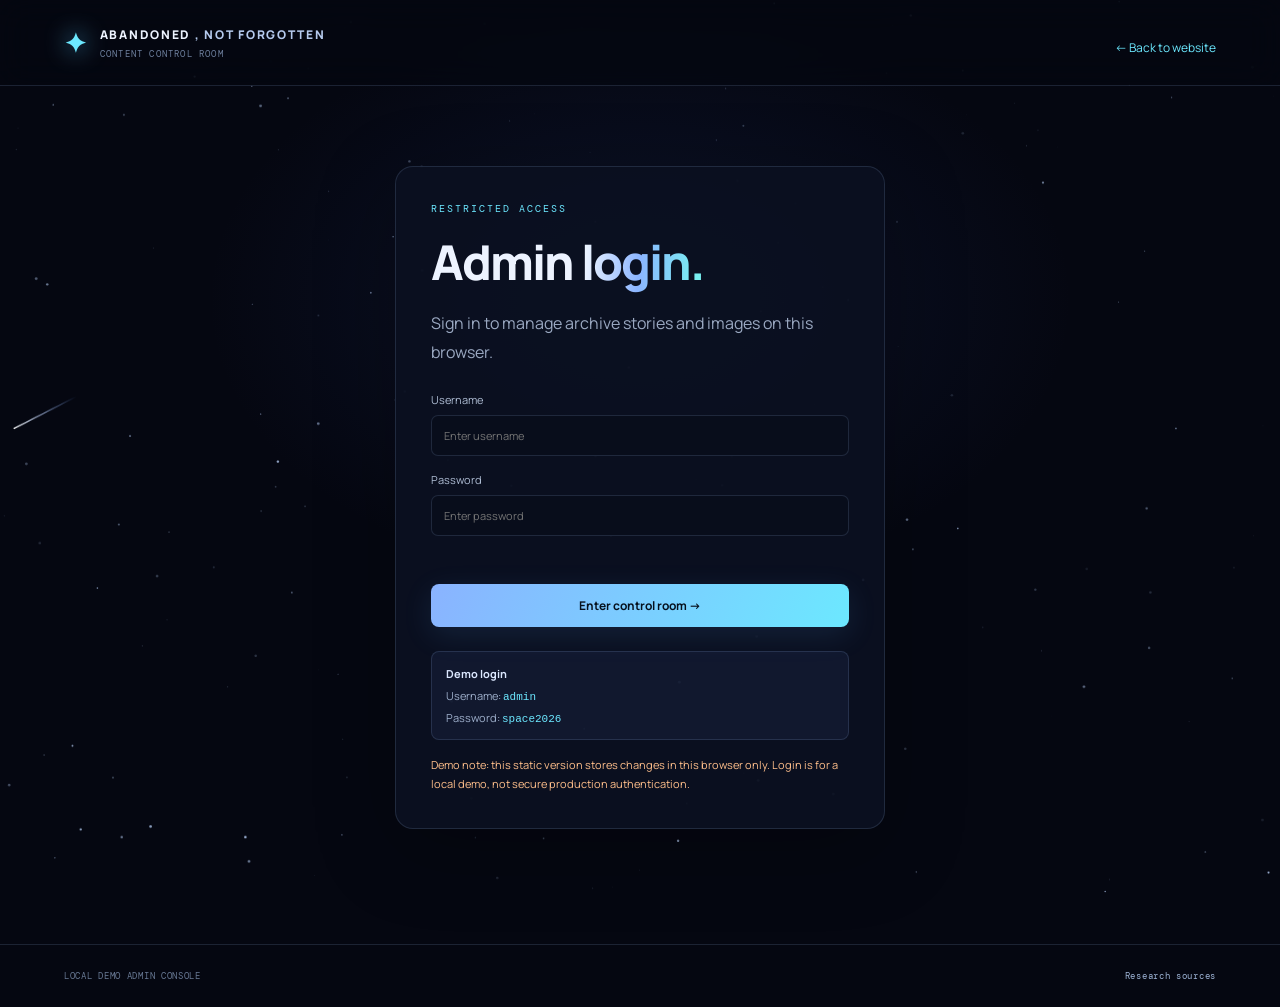
<file: admin.html>
<!doctype html><html lang="en"><head><meta charset="utf-8"><meta name="viewport" content="width=device-width,initial-scale=1"><title>Admin Console — Abandoned, Not Forgotten</title><link rel="stylesheet" href="styles.css"></head><body data-page="admin"><canvas id="space-canvas"></canvas><div class="space-glow"></div><header class="site-header"><a class="brand" href="index.html"><span class="brand-mark">✦</span><span>ABANDONED<span class="brand-light">, NOT FORGOTTEN</span><small>CONTENT CONTROL ROOM</small></span></a><a class="text-link" href="index.html">← Back to website</a></header><main class="container admin-main"><section class="login-panel" id="login-panel"><div class="eyebrow">RESTRICTED ACCESS</div><h1>Admin <span class="gradient-text">login.</span></h1><p class="muted">Sign in to manage archive stories and images on this browser.</p><form id="login-form"><label>Username<input id="admin-user" autocomplete="username" required placeholder="Enter username"></label><label>Password<input id="admin-pass" type="password" autocomplete="current-password" required placeholder="Enter password"></label><p class="form-error" id="login-error"></p><button class="button primary full" type="submit">Enter control room →</button></form><div class="demo-credentials"><strong>Demo login</strong><span>Username: <code>admin</code></span><span>Password: <code>space2026</code></span></div><p class="security-note">Demo note: this static version stores changes in this browser only. Login is for a local demo, not secure production authentication.</p></section>
<section id="admin-dashboard" hidden><div class="admin-top"><div><div class="eyebrow">CONTENT MANAGEMENT SYSTEM</div><h1>Control <span class="gradient-text">room.</span></h1><p class="muted">Changes are saved in this browser and will show on this browser's site.</p></div><button id="logout-button" class="button ghost">Log out</button></div><div class="admin-layout"><aside class="admin-list"><div class="admin-list-head"><h3>Stories</h3><button id="new-story" class="button primary small">+ New</button></div><div id="admin-story-list"></div></aside><form id="story-form" class="editor-panel"><input id="story-id" type="hidden"><div class="form-row"><label>Title<input id="story-title" required></label><label>World<select id="story-world"><option>Moon</option><option>Mars</option></select></label></div><div class="form-row"><label>Mission<input id="story-mission" required></label><label>Year / date<input id="story-year" placeholder="e.g. 1969"></label></div><label>Short description<textarea id="story-summary" rows="2" required></textarea></label><label>Full story<textarea id="story-body" rows="5" required></textarea></label><div class="archive-editor-heading">NASA CHALLENGE / ARCHIVE DETAILS</div><label>Object / evidence<input id="story-object" placeholder="What object or trace was left behind?"></label><label>Location<input id="story-location" placeholder="Where is it located?"></label><label>Current status<input id="story-status" placeholder="Active, inactive, still on site..."></label><label>Why it matters<textarea id="story-significance" rows="3" placeholder="Scientific or historical significance"></textarea></label><label>Research / evidence trail<input id="story-evidence" placeholder="NASA report, mission record, image evidence..."></label><label>Image URL (optional)<input id="story-image-url" placeholder="https://..."></label><label>Or upload an image<input id="story-image-file" type="file" accept="image/*"></label><div id="image-preview" class="image-preview"></div><label>NASA / reference URL<input id="story-source" type="url" placeholder="https://..."></label><div class="form-actions"><button class="button primary" type="submit">Save story</button><button id="delete-story" class="button danger" type="button">Delete story</button><span id="save-status" class="save-status" aria-live="polite"></span></div></form></div></section></main><footer class="site-footer"><span>LOCAL DEMO ADMIN CONSOLE</span><a href="sources.html">Research sources</a></footer><script src="data.js"></script><script src="app.js"></script></body></html>
</file>
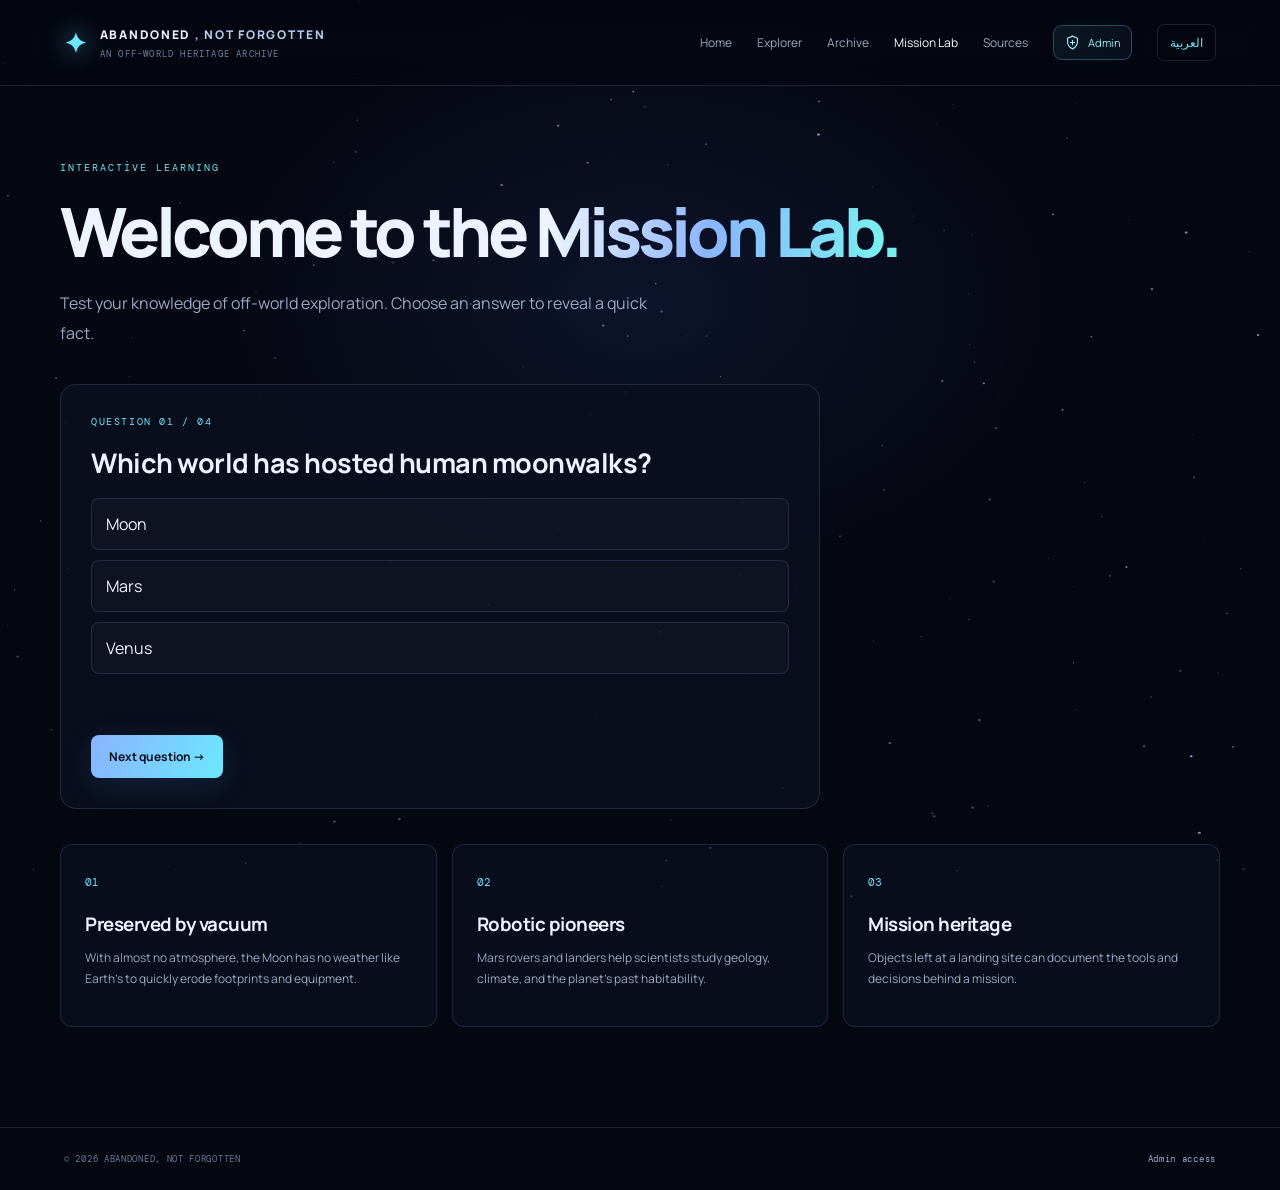
<file: lab.html>
<!doctype html><html lang="en"><head><meta charset="utf-8"><meta name="viewport" content="width=device-width,initial-scale=1"><title>Mission Lab — Abandoned, Not Forgotten</title><link rel="stylesheet" href="styles.css"></head><body data-page="lab"><canvas id="space-canvas"></canvas><div class="space-glow"></div><header class="site-header"><a class="brand" href="index.html"><span class="brand-mark">✦</span><span>ABANDONED<span class="brand-light">, NOT FORGOTTEN</span><small>AN OFF-WORLD HERITAGE ARCHIVE</small></span></a><button class="menu-toggle" id="menu-toggle">☰</button><nav id="main-nav"><a href="index.html">Home</a><a href="explorer.html">Explorer</a><a href="archive.html">Archive</a><a class="active" href="lab.html">Mission Lab</a><a href="sources.html">Sources</a><a class="admin-icon-link" href="admin.html" aria-label="Admin login" title="Admin login"><svg viewBox="0 0 24 24" aria-hidden="true"><path d="M12 3 19 6v5c0 4.8-2.9 8-7 10-4.1-2-7-5.2-7-10V6l7-3Z"/><path d="M9 12h6M12 9v6"/></svg><span>Admin</span></a><button class="lang-toggle" id="lang-toggle">العربية</button></nav></header><main class="container page-main"><div class="eyebrow">INTERACTIVE LEARNING</div><h1>Welcome to the <span class="gradient-text">Mission Lab.</span></h1><p class="page-lead">Test your knowledge of off-world exploration. Choose an answer to reveal a quick fact.</p><div class="quiz-panel"><div class="quiz-count" id="quiz-count">QUESTION 01 / 04</div><h2 id="quiz-question">Which world has hosted human moonwalks?</h2><div id="quiz-options" class="quiz-options"></div><p id="quiz-feedback" class="quiz-feedback" aria-live="polite"></p><button id="next-question" class="button primary">Next question →</button></div><div class="fact-grid"><article class="fact-card"><span>01</span><h3>Preserved by vacuum</h3><p>With almost no atmosphere, the Moon has no weather like Earth's to quickly erode footprints and equipment.</p></article><article class="fact-card"><span>02</span><h3>Robotic pioneers</h3><p>Mars rovers and landers help scientists study geology, climate, and the planet's past habitability.</p></article><article class="fact-card"><span>03</span><h3>Mission heritage</h3><p>Objects left at a landing site can document the tools and decisions behind a mission.</p></article></div></main><footer class="site-footer"><span>© 2026 ABANDONED, NOT FORGOTTEN</span><a href="admin.html">Admin access</a></footer><script src="data.js"></script><script src="app.js"></script></body></html>
</file>
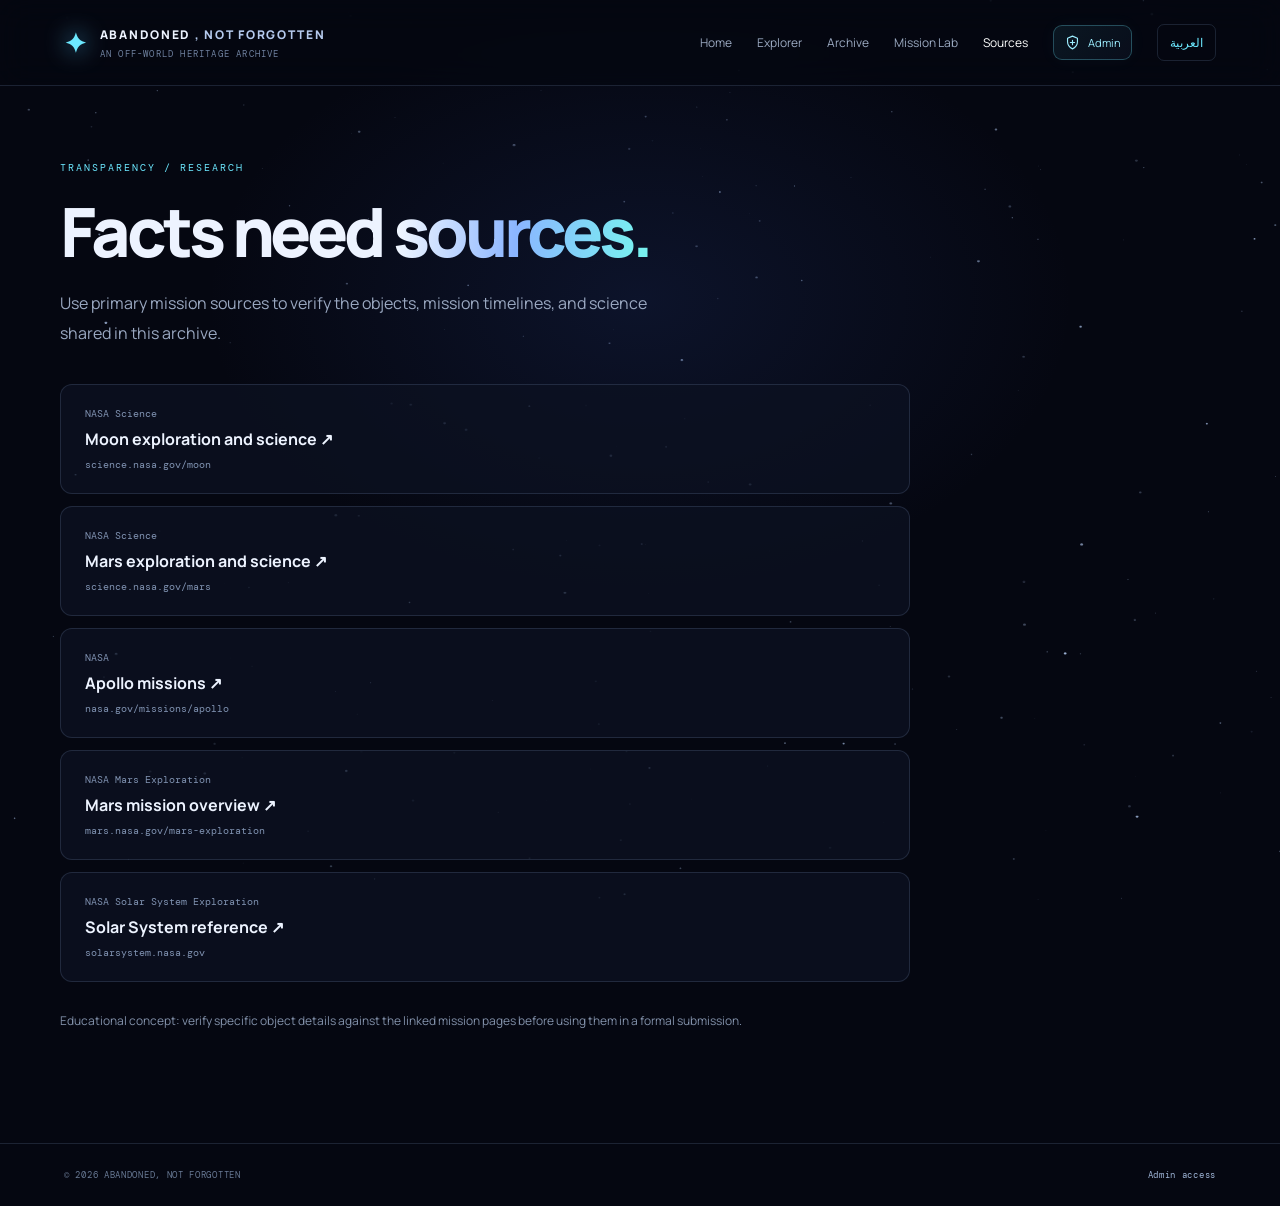
<file: sources.html>
<!doctype html><html lang="en"><head><meta charset="utf-8"><meta name="viewport" content="width=device-width,initial-scale=1"><title>Sources — Abandoned, Not Forgotten</title><link rel="stylesheet" href="styles.css"></head><body data-page="sources"><canvas id="space-canvas"></canvas><div class="space-glow"></div><header class="site-header"><a class="brand" href="index.html"><span class="brand-mark">✦</span><span>ABANDONED<span class="brand-light">, NOT FORGOTTEN</span><small>AN OFF-WORLD HERITAGE ARCHIVE</small></span></a><button class="menu-toggle" id="menu-toggle">☰</button><nav id="main-nav"><a href="index.html">Home</a><a href="explorer.html">Explorer</a><a href="archive.html">Archive</a><a href="lab.html">Mission Lab</a><a class="active" href="sources.html">Sources</a><a class="admin-icon-link" href="admin.html" aria-label="Admin login" title="Admin login"><svg viewBox="0 0 24 24" aria-hidden="true"><path d="M12 3 19 6v5c0 4.8-2.9 8-7 10-4.1-2-7-5.2-7-10V6l7-3Z"/><path d="M9 12h6M12 9v6"/></svg><span>Admin</span></a><button class="lang-toggle" id="lang-toggle">العربية</button></nav></header><main class="container page-main"><div class="eyebrow">TRANSPARENCY / RESEARCH</div><h1>Facts need <span class="gradient-text">sources.</span></h1><p class="page-lead">Use primary mission sources to verify the objects, mission timelines, and science shared in this archive.</p><div class="source-list"><a href="https://science.nasa.gov/moon/" target="_blank" rel="noopener"><span>NASA Science</span><strong>Moon exploration and science ↗</strong><small>science.nasa.gov/moon</small></a><a href="https://science.nasa.gov/mars/" target="_blank" rel="noopener"><span>NASA Science</span><strong>Mars exploration and science ↗</strong><small>science.nasa.gov/mars</small></a><a href="https://www.nasa.gov/missions/apollo/" target="_blank" rel="noopener"><span>NASA</span><strong>Apollo missions ↗</strong><small>nasa.gov/missions/apollo</small></a><a href="https://mars.nasa.gov/mars-exploration/" target="_blank" rel="noopener"><span>NASA Mars Exploration</span><strong>Mars mission overview ↗</strong><small>mars.nasa.gov/mars-exploration</small></a><a href="https://solarsystem.nasa.gov/" target="_blank" rel="noopener"><span>NASA Solar System Exploration</span><strong>Solar System reference ↗</strong><small>solarsystem.nasa.gov</small></a></div><p class="note">Educational concept: verify specific object details against the linked mission pages before using them in a formal submission.</p></main><footer class="site-footer"><span>© 2026 ABANDONED, NOT FORGOTTEN</span><a href="admin.html">Admin access</a></footer><script src="data.js"></script><script src="app.js"></script></body></html>
</file>
<file: styles.css>
@import url('https://fonts.googleapis.com/css2?family=DM+Mono:wght@400;500&family=Manrope:wght@400;500;600;700;800&display=swap');
:root{--bg:#050711;--panel:#0b1020;--panel2:#10172a;--text:#edf3ff;--muted:#9aa8c1;--line:rgba(151,177,231,.16);--blue:#79a7ff;--cyan:#6ce8ff;--purple:#a78bfa;--mono:'DM Mono',monospace;--sans:'Manrope',Arial,sans-serif}*{box-sizing:border-box}html{scroll-behavior:smooth}body{margin:0;background:var(--bg);color:var(--text);font-family:var(--sans);min-height:100vh;overflow-x:hidden}a{color:inherit;text-decoration:none}button,input,select,textarea{font:inherit}button{cursor:pointer}#space-canvas{position:absolute;inset:0 0 auto;width:100%;height:100%;min-height:100vh;z-index:-2;pointer-events:none}.space-glow{position:absolute;z-index:-1;top:0;left:50%;transform:translateX(-50%);width:900px;height:600px;max-width:100vw;background:radial-gradient(ellipse,rgba(43,69,145,.2),transparent 68%);pointer-events:none}.site-header{position:relative;z-index:5;display:flex;align-items:center;justify-content:space-between;gap:24px;padding:24px clamp(20px,5vw,76px);border-bottom:1px solid var(--line);background:rgba(5,7,17,.58);backdrop-filter:blur(16px)}.brand{display:flex;align-items:center;gap:11px;font-size:12px;font-weight:800;letter-spacing:1.7px}.brand-mark{font-size:27px;color:var(--cyan);text-shadow:0 0 24px #67caff}.brand-light{color:#b5c9ed;margin-left:4px}.brand small{display:block;color:#6f809f;font:9px var(--mono);letter-spacing:1.2px;margin-top:5px}.site-header nav{display:flex;align-items:center;gap:25px}.site-header nav a,.lang-toggle{font-size:12px;color:#9caac2;transition:.2s}.site-header nav a:hover,.site-header nav a.active{color:#fff}.lang-toggle{border:1px solid var(--line);background:transparent;color:var(--cyan);border-radius:7px;padding:9px 12px}.menu-toggle{display:none;background:none;border:1px solid var(--line);color:white;padding:8px 10px;border-radius:8px}.container{width:min(1160px,calc(100% - 48px));margin-inline:auto}.hero{padding:115px 0 90px;position:relative}.eyebrow{font:10px var(--mono);letter-spacing:2px;color:var(--cyan);text-transform:uppercase;display:flex;align-items:center;gap:10px}.pulse-dot{width:6px;height:6px;background:var(--cyan);border-radius:50%;box-shadow:0 0 14px var(--cyan)}h1,h2,h3,p{margin-top:0}h1{font-size:clamp(43px,7vw,82px);line-height:1.05;letter-spacing:-4px;margin:26px 0 22px;font-weight:800}h2{font-size:clamp(30px,4vw,48px);line-height:1.12;letter-spacing:-1.8px;margin:17px 0}h3{letter-spacing:-.5px}.gradient-text{background:linear-gradient(95deg,#eef5ff 4%,#8bb5ff 48%,#78f0f0 95%);-webkit-background-clip:text;background-clip:text;color:transparent}.hero-copy,.page-lead{color:var(--muted);font-size:16px;line-height:1.85;max-width:620px}.hero-actions{display:flex;gap:12px;flex-wrap:wrap;margin-top:32px}.button{display:inline-flex;align-items:center;justify-content:center;gap:15px;border-radius:8px;padding:13px 18px;font-weight:700;font-size:12px;transition:transform .2s,border-color .2s}.button:hover{transform:translateY(-2px)}.button.primary{background:linear-gradient(115deg,#8ab3ff,#6ce8ff);color:#06101c;border:0;box-shadow:0 8px 30px rgba(93,174,255,.12)}.button.ghost{background:rgba(255,255,255,.025);border:1px solid var(--line);color:#dce7fb}.button.danger{background:rgba(255,87,112,.1);border:1px solid rgba(255,87,112,.3);color:#ff9eac}.button.small{padding:8px 11px;font-size:11px}.button.full{width:100%}.hero-stats{display:flex;gap:48px;margin-top:72px;flex-wrap:wrap}.hero-stats div{display:grid;gap:8px}.hero-stats strong{font:20px var(--mono);color:#edf4ff}.hero-stats span,.story-meta{font:9px var(--mono);letter-spacing:1px;color:#7485a5}.intro-grid{border-top:1px solid var(--line);padding:65px 0;display:grid;grid-template-columns:1fr 1fr;gap:60px;align-items:center}.muted{color:var(--muted);line-height:1.8}.text-link{font-size:12px;color:var(--cyan);display:inline-flex;gap:9px;align-items:center;margin-top:10px}.section-block{padding:35px 0 85px}.section-heading{display:flex;align-items:end;justify-content:space-between;margin-bottom:28px;gap:20px}.section-heading h2{margin-bottom:0}.story-grid{display:grid;grid-template-columns:repeat(3,minmax(0,1fr));gap:18px}.story-card{border:1px solid var(--line);border-radius:14px;overflow:hidden;background:linear-gradient(145deg,rgba(18,27,48,.88),rgba(8,12,24,.92));transition:transform .25s,border-color .25s}.story-card:hover{transform:translateY(-5px);border-color:rgba(112,202,255,.42)}.story-image{display:block;height:215px;position:relative;overflow:hidden;background:#111a2d}.story-image img{width:100%;height:100%;object-fit:cover;filter:saturate(.8);transition:transform .5s}.story-card:hover .story-image img{transform:scale(1.05)}.story-image:after{content:"";position:absolute;inset:40% 0 0;background:linear-gradient(transparent,rgba(5,7,17,.5))}.image-tag{position:absolute;top:13px;left:13px;z-index:1;padding:7px 9px;border-radius:5px;background:rgba(5,8,18,.8);font:9px var(--mono);color:var(--cyan);text-transform:uppercase}.image-arrow{position:absolute;right:14px;bottom:12px;z-index:1;font-size:20px}.story-card-content{padding:20px}.story-meta{line-height:1.7}.story-meta span{color:var(--cyan);padding:0 4px}.story-card h3{font-size:18px;line-height:1.4;margin:12px 0}.story-card p{font-size:12px;line-height:1.8;color:var(--muted);min-height:64px}.story-card .text-link{margin-top:4px}.mission-banner{position:relative;overflow:hidden;text-align:center;border:1px solid var(--line);border-radius:18px;padding:65px 25px;margin-bottom:90px;background:radial-gradient(ellipse at 50% 0,rgba(75,117,204,.2),transparent 65%),rgba(10,15,30,.8)}.mission-banner h2{margin:20px 0}.mission-banner p{color:var(--muted);font-size:13px;margin-bottom:24px}.banner-orbit{font-size:45px;color:#8ebdff;text-shadow:0 0 40px #578aff;margin-bottom:22px}.site-footer{position:relative;display:flex;justify-content:space-between;align-items:center;gap:18px;padding:25px clamp(20px,5vw,76px);border-top:1px solid var(--line);color:#687994;font:9px var(--mono);letter-spacing:.7px;flex-wrap:wrap}.site-footer a{color:#9db3d5}.page-main{position:relative;padding:75px 0 100px;min-height:72vh}.page-main h1,.admin-main h1{font-size:clamp(42px,6vw,68px);margin:22px 0}.page-lead{margin-bottom:35px}.filter-bar{display:flex;gap:12px;margin:28px 0}.filter-bar input,.filter-bar select{background:rgba(14,22,40,.9);border:1px solid var(--line);border-radius:8px;color:#edf3ff;padding:13px 14px;outline:none}.filter-bar input{flex:1;min-width:0}.filter-bar select{min-width:150px}.filter-bar input:focus,.filter-bar select:focus,input:focus,textarea:focus,select:focus{border-color:rgba(108,232,255,.55)}.story-detail-hero{position:relative;height:min(570px,60vw);min-height:350px;border-radius:18px;overflow:hidden;margin-top:25px;border:1px solid var(--line)}.story-detail-hero>img{width:100%;height:100%;object-fit:cover;opacity:.75}.story-detail-hero:after{content:"";position:absolute;inset:0;background:linear-gradient(90deg,rgba(5,7,17,.95),rgba(5,7,17,.45) 75%),linear-gradient(0deg,rgba(5,7,17,.7),transparent 50%)}.detail-overlay{position:absolute;z-index:1;left:clamp(22px,5vw,60px);bottom:45px;max-width:680px}.detail-overlay h1{font-size:clamp(38px,6vw,66px);letter-spacing:-2px}.detail-overlay p{color:#bdc9dd;line-height:1.8}.article-copy{max-width:780px;margin:55px auto;font-size:16px;line-height:2;color:#c4cee0}.article-copy .eyebrow{margin-bottom:20px}.source-list{display:grid;gap:12px;max-width:850px}.source-list a{display:grid;gap:8px;padding:22px 24px;border:1px solid var(--line);border-radius:12px;background:rgba(12,18,34,.75);transition:border .2s}.source-list a:hover{border-color:rgba(108,232,255,.5)}.source-list span,.source-list small{font:10px var(--mono);color:#8093b2}.source-list strong{font-size:16px}.note{color:#8291aa;font-size:12px;line-height:1.8;margin-top:28px}.quiz-panel{max-width:760px;border:1px solid var(--line);border-radius:16px;padding:30px;background:rgba(11,16,32,.9);margin:35px 0}.quiz-count{font:10px var(--mono);letter-spacing:1.6px;color:var(--cyan)}.quiz-panel h2{font-size:27px;letter-spacing:-.5px;margin:20px 0}.quiz-options{display:grid;gap:10px}.quiz-option{padding:14px;text-align:left;border-radius:8px;border:1px solid var(--line);background:rgba(255,255,255,.025);color:var(--text)}.quiz-option:hover:not(:disabled){border-color:var(--blue)}.quiz-option.correct{border-color:#4be0b1;background:rgba(75,224,177,.1)}.quiz-option.incorrect{border-color:#ff7189;background:rgba(255,113,137,.1)}.quiz-feedback{color:#9db8dc;line-height:1.7;min-height:25px;margin:18px 0}.fact-grid{display:grid;grid-template-columns:repeat(3,1fr);gap:15px}.fact-card{border:1px solid var(--line);border-radius:12px;padding:24px;background:rgba(11,16,32,.7)}.fact-card>span{font:11px var(--mono);color:var(--cyan)}.fact-card h3{margin:20px 0 10px}.fact-card p{font-size:12px;line-height:1.8;color:var(--muted)}.admin-main{width:min(1200px,calc(100% - 36px));margin:auto;padding:55px 0 90px;min-height:80vh}.login-panel{max-width:490px;margin:25px auto;border:1px solid var(--line);border-radius:18px;padding:35px;background:rgba(11,16,32,.94);box-shadow:0 20px 80px rgba(0,0,0,.25)}.login-panel h1{font-size:48px;letter-spacing:-2px}.login-panel form{display:grid;gap:16px;margin-top:25px}.login-panel label,.editor-panel label{display:grid;gap:8px;font-size:11px;color:#afbdd4}.login-panel input,.editor-panel input,.editor-panel textarea,.editor-panel select{width:100%;border:1px solid var(--line);background:#080d1b;border-radius:7px;color:#eef4ff;padding:12px;outline:none}.demo-credentials{display:grid;gap:7px;margin-top:24px;padding:14px;background:rgba(110,160,255,.07);border:1px solid var(--line);border-radius:8px;font-size:11px;color:#9fb0cc}.demo-credentials strong{color:#dce8ff}.demo-credentials code{color:var(--cyan)}.security-note,.form-error{font-size:11px;line-height:1.7;color:#ffbf8b;margin:16px 0 0}.form-error{color:#ff8c9d}.admin-top{display:flex;justify-content:space-between;align-items:center;gap:20px;margin-bottom:28px}.admin-top h1{margin:12px 0}.admin-layout{display:grid;grid-template-columns:280px minmax(0,1fr);gap:18px;align-items:start}.admin-list,.editor-panel{border:1px solid var(--line);border-radius:13px;background:rgba(11,16,32,.93);padding:18px}.admin-list-head{display:flex;align-items:center;justify-content:space-between;gap:10px;margin-bottom:15px}.admin-list-head h3{margin:0}.admin-story{width:100%;display:grid;text-align:left;gap:7px;padding:12px;border:1px solid transparent;border-bottom-color:var(--line);background:transparent;color:var(--text);border-radius:7px}.admin-story strong{font-size:11px}.admin-story small{font:9px var(--mono);color:#7e91b0}.admin-story:hover,.admin-story.selected{background:rgba(108,232,255,.07);border-color:rgba(108,232,255,.2)}.editor-panel{display:grid;gap:15px}.form-row{display:grid;grid-template-columns:2fr 1fr;gap:13px}.editor-panel textarea{resize:vertical;line-height:1.7}.image-preview{display:flex;gap:12px;align-items:center;flex-wrap:wrap}.image-preview img{width:140px;height:85px;object-fit:cover;border-radius:8px;border:1px solid var(--line)}.form-actions{display:flex;align-items:center;gap:10px;flex-wrap:wrap;padding-top:8px}.save-status{font-size:11px;color:var(--cyan)}[hidden]{display:none!important}.rtl{direction:rtl}.rtl .hero,.rtl .story-card-content{text-align:right}.rtl .image-tag{left:auto;right:13px}@media(max-width:850px){.site-header nav{gap:13px}.site-header nav a{font-size:11px}.story-grid{grid-template-columns:repeat(2,minmax(0,1fr))}.hero{padding-top:85px}.admin-layout{grid-template-columns:1fr}.admin-list{order:2}.admin-story{display:inline-grid;width:calc(50% - 6px);vertical-align:top;margin:2px}.admin-story-list{max-height:260px;overflow:auto}}@media(max-width:620px){.site-header{padding:17px 20px}.menu-toggle{display:block}.site-header nav{display:none;position:absolute;top:100%;left:0;right:0;padding:18px 22px;background:rgba(5,7,17,.97);border-bottom:1px solid var(--line);align-items:stretch;flex-direction:column;gap:18px}.site-header nav.nav-open{display:flex}.site-header nav a{font-size:13px}.hero{padding:70px 0 65px}h1{letter-spacing:-2.5px}.hero-stats{gap:25px;margin-top:48px}.hero-stats strong{font-size:16px}.intro-grid{grid-template-columns:1fr;gap:12px;padding:45px 0}.section-heading{align-items:start;flex-direction:column}.story-grid,.fact-grid{grid-template-columns:1fr}.story-image{height:230px}.story-card p{min-height:0}.mission-banner{padding:45px 20px;margin-bottom:55px}.filter-bar{flex-direction:column}.filter-bar select{width:100%}.page-main{padding-top:50px}.story-detail-hero{height:430px}.detail-overlay{bottom:25px;left:22px;right:22px}.detail-overlay h1{font-size:38px}.quiz-panel{padding:22px}.site-footer{line-height:1.8}.login-panel{padding:24px}.form-row{grid-template-columns:1fr}.admin-top{align-items:flex-start;flex-direction:column}.admin-story{width:100%}}
/* Custom space-meteor pointer inspired by the supplied cursor reference */

.archive-mini{display:grid;gap:9px;margin:15px 0 8px;padding:12px;border:1px solid var(--line);border-radius:8px;background:rgba(4,8,18,.45)}
.archive-mini span{display:grid;gap:4px;color:#b9c8e0;font-size:10px;line-height:1.5}
.archive-mini b,.archive-data-grid span{font:9px var(--mono);letter-spacing:1px;color:var(--cyan)}
.archive-data-grid{display:grid;grid-template-columns:repeat(2,minmax(0,1fr));gap:12px;margin:28px 0}
.archive-data-grid>div{display:grid;gap:9px;padding:17px;border:1px solid var(--line);border-radius:10px;background:rgba(12,19,36,.7);min-width:0}
.archive-data-grid>div.wide{grid-column:1/-1}
.archive-data-grid strong{font-size:13px;font-weight:500;line-height:1.8;color:#dce7fb}
.article-copy{line-height:1.9}
@media(max-width:620px){.archive-data-grid{grid-template-columns:1fr}.archive-data-grid>div.wide{grid-column:auto}}

.archive-editor-heading{font:10px var(--mono);letter-spacing:1.5px;color:var(--cyan);padding-top:12px;border-top:1px solid var(--line);margin-top:8px}

/* Reference-style cursor: glowing blue orb, scanning ring and orbiting particles */
@media (hover:hover) and (pointer:fine) {
  html, body, body * { cursor: none !important; }
  #cosmic-cursor { position:fixed; left:0; top:0; width:66px; height:66px; z-index:99999; pointer-events:none; transform:translate3d(-100px,-100px,0); opacity:0; transition:opacity .18s ease; mix-blend-mode:screen; }
  #cosmic-cursor.visible { opacity:1; }
  #cosmic-cursor .cursor-ring { position:absolute; inset:5px; border:1px solid rgba(89,197,255,.72); border-radius:50%; box-shadow:0 0 12px rgba(42,164,255,.3), inset 0 0 9px rgba(42,164,255,.08); animation:cursor-ring-pulse 2.4s ease-in-out infinite; }
  #cosmic-cursor .cursor-core { position:absolute; width:11px; height:11px; left:27.5px; top:27.5px; border-radius:50%; background:#fff; box-shadow:0 0 5px 2px #fff,0 0 13px 5px #73d8ff,0 0 27px 10px rgba(42,139,255,.75); }
  #cosmic-cursor .cursor-orbit { position:absolute; inset:0; border-radius:50%; animation:cursor-orbit 5.5s linear infinite; }
  #cosmic-cursor .cursor-orbit i { position:absolute; display:block; width:4px; height:4px; border-radius:50%; background:#dffaff; box-shadow:0 0 7px 2px #71d9ff; }
  #cosmic-cursor .cursor-orbit i:nth-child(1){left:9px;top:19px;width:3px;height:3px}
  #cosmic-cursor .cursor-orbit i:nth-child(2){right:12px;top:13px;width:4px;height:4px}
  #cosmic-cursor .cursor-orbit i:nth-child(3){right:8px;bottom:19px;width:3px;height:3px}
  #cosmic-cursor .cursor-orbit i:nth-child(4){left:17px;bottom:9px;width:4px;height:4px}
  #cosmic-cursor .cursor-orbit i:nth-child(5){left:4px;top:39px;width:2px;height:2px}
  #cosmic-cursor .cursor-orbit i:nth-child(6){right:22px;top:4px;width:2px;height:2px}
  #cosmic-cursor .cursor-spark { position:absolute; width:3px;height:3px;border-radius:50%;background:#fff;box-shadow:0 0 8px 3px rgba(100,202,255,.85); }
  #cosmic-cursor .spark-a{left:2px;top:10px}.spark-b{right:1px;bottom:8px}.spark-c{left:8px;bottom:1px}
}
@keyframes cursor-ring-pulse { 0%,100%{transform:scale(.94);opacity:.75} 50%{transform:scale(1.05);opacity:1} }
@keyframes cursor-orbit { from{transform:rotate(0)} to{transform:rotate(360deg)} }
@media (pointer:coarse) { #cosmic-cursor{display:none!important} }

/* Compact admin shortcut in the main navigation */
.admin-icon-link{display:inline-flex;align-items:center;justify-content:center;gap:7px;padding:8px 10px;border:1px solid rgba(108,232,255,.28);border-radius:9px;color:#9deeff!important;background:linear-gradient(135deg,rgba(108,232,255,.08),rgba(121,167,255,.05));box-shadow:0 0 18px rgba(108,232,255,.04);font-size:11px!important;white-space:nowrap;transition:all .2s}.admin-icon-link svg{width:17px;height:17px;fill:none;stroke:currentColor;stroke-width:1.6;stroke-linecap:round;stroke-linejoin:round}.admin-icon-link:hover{border-color:rgba(108,232,255,.7);box-shadow:0 0 20px rgba(108,232,255,.16);transform:translateY(-1px)}@media(max-width:620px){.admin-icon-link{align-self:flex-start;width:max-content}}
</file>
